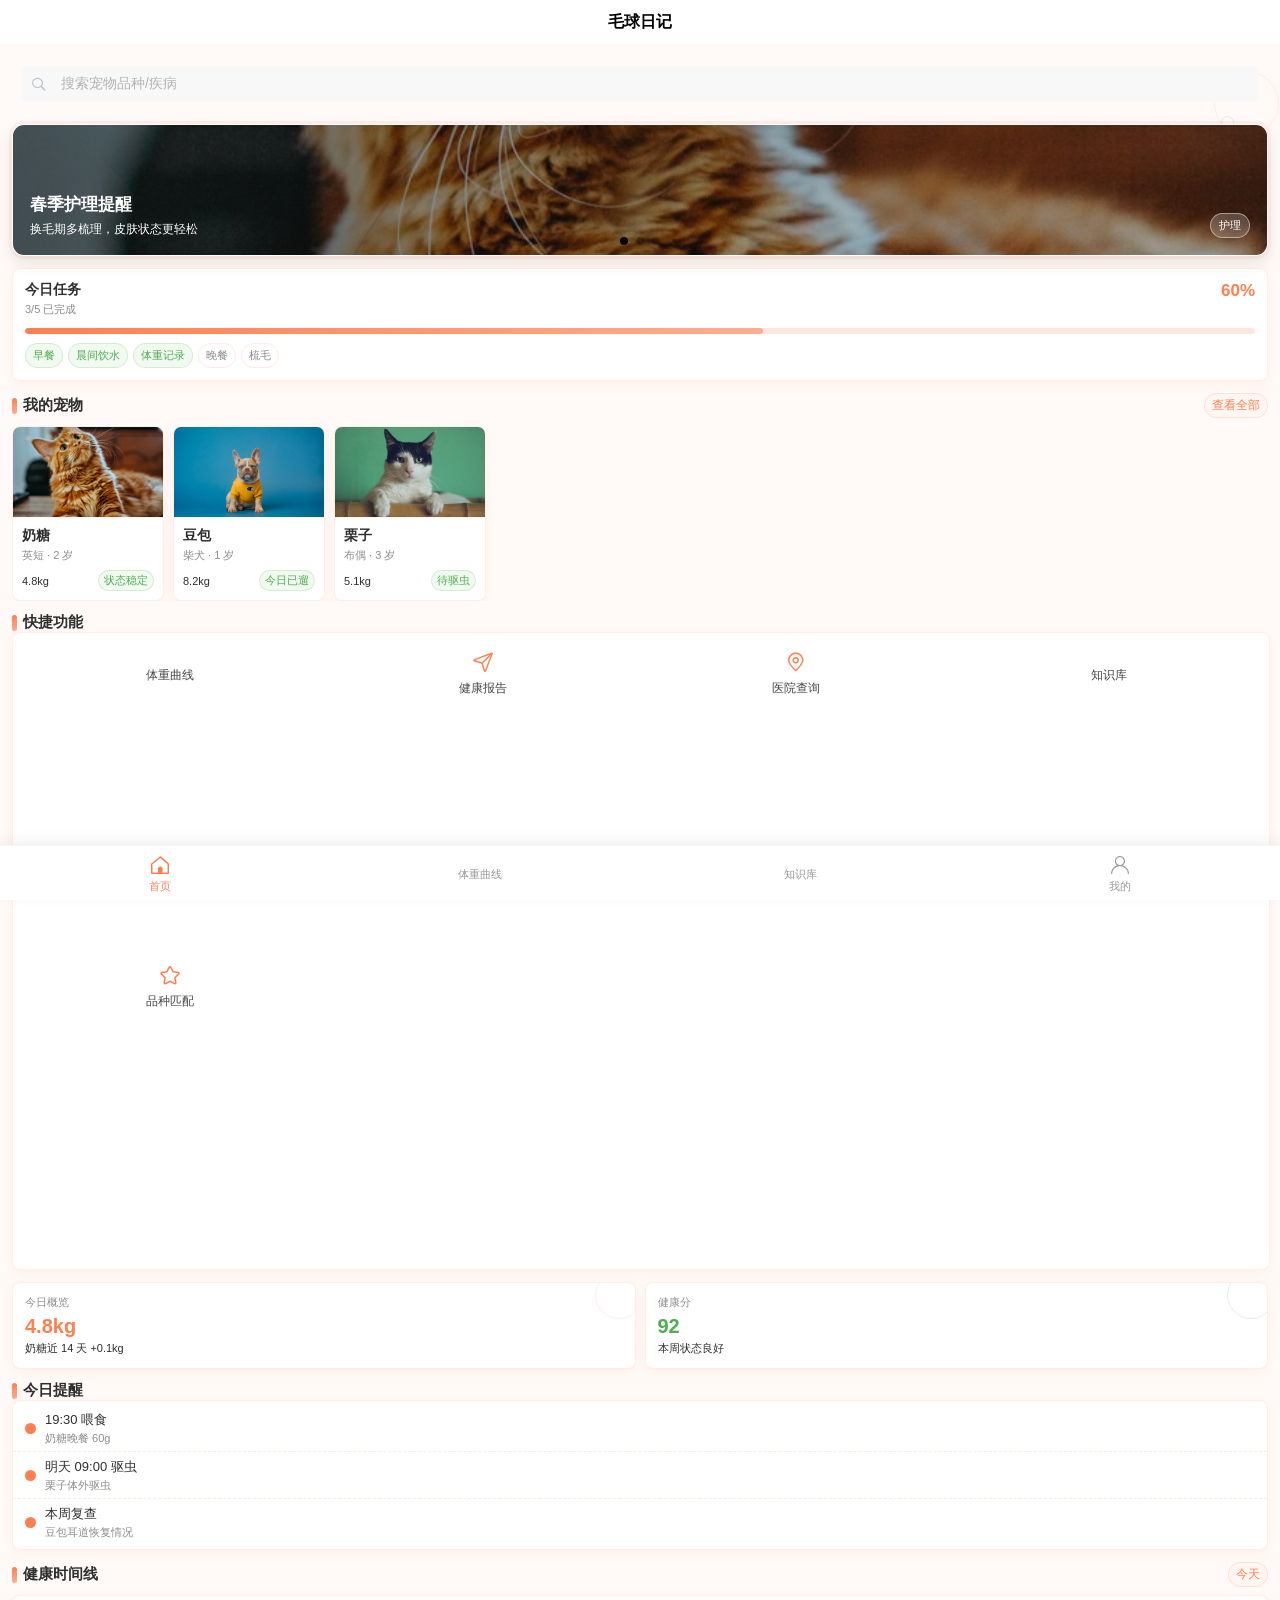
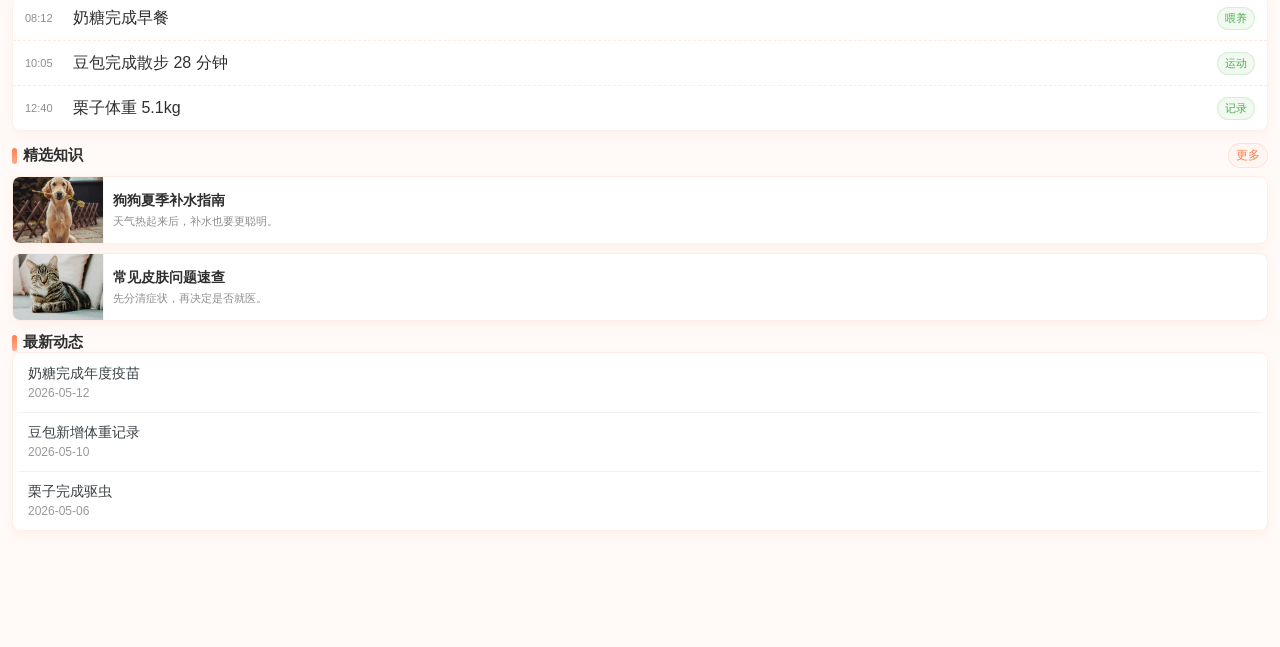
<file: docs/index.html>
<!doctype html><html><head>
  <link rel="stylesheet" href="./assets/uni.827c7322.css">
<meta charset="utf-8"><meta name="viewport" content="width=device-width,initial-scale=1"><title>毛球日记</title>  <script type="module" crossorigin src="./assets/index-C_pdgVeL.js"></script>
  <link rel="stylesheet" crossorigin href="./assets/index-Derd5bjM.css">
</head><body><div id="app"></div></body></html>
</file>
<file: docs/assets/uni.827c7322.css>
uni-button{position:relative;display:block;margin-left:auto;margin-right:auto;padding-left:14px;padding-right:14px;box-sizing:border-box;font-size:18px;text-align:center;text-decoration:none;line-height:2.55555556;border-radius:5px;-webkit-tap-highlight-color:transparent;overflow:hidden;color:#000;background-color:#f8f8f8;cursor:pointer}uni-button[hidden]{display:none!important}uni-button:after{content:" ";width:200%;height:200%;position:absolute;top:0;left:0;border:1px solid rgba(0,0,0,.2);transform:scale(.5);transform-origin:0 0;box-sizing:border-box;border-radius:10px}uni-button[native]{padding-left:0;padding-right:0}uni-button[native] .uni-button-cover-view-wrapper{border:inherit;border-color:inherit;border-radius:inherit;background-color:inherit}uni-button[native] .uni-button-cover-view-inner{padding-left:14px;padding-right:14px}uni-button uni-cover-view{line-height:inherit;white-space:inherit}uni-button[type=default]{color:#000;background-color:#f8f8f8}uni-button[type=primary]{color:#fff;background-color:#007aff}uni-button[type=warn]{color:#fff;background-color:#e64340}uni-button[disabled]{color:rgba(255,255,255,.6);cursor:not-allowed}uni-button[disabled][type=default],uni-button[disabled]:not([type]){color:rgba(0,0,0,.3);background-color:#f7f7f7}uni-button[disabled][type=primary]{background-color:rgba(0,122,255,.6)}uni-button[disabled][type=warn]{background-color:#ec8b89}uni-button[type=primary][plain]{color:#007aff;border:1px solid #007aff;background-color:transparent}uni-button[type=primary][plain][disabled]{color:rgba(0,0,0,.2);border-color:rgba(0,0,0,.2)}uni-button[type=primary][plain]:after{border-width:0}uni-button[type=default][plain]{color:#353535;border:1px solid #353535;background-color:transparent}uni-button[type=default][plain][disabled]{color:rgba(0,0,0,.2);border-color:rgba(0,0,0,.2)}uni-button[type=default][plain]:after{border-width:0}uni-button[plain]{color:#353535;border:1px solid #353535;background-color:transparent}uni-button[plain][disabled]{color:rgba(0,0,0,.2);border-color:rgba(0,0,0,.2)}uni-button[plain]:after{border-width:0}uni-button[plain][native] .uni-button-cover-view-inner{padding:0}uni-button[type=warn][plain]{color:#e64340;border:1px solid #e64340;background-color:transparent}uni-button[type=warn][plain][disabled]{color:rgba(0,0,0,.2);border-color:rgba(0,0,0,.2)}uni-button[type=warn][plain]:after{border-width:0}uni-button[size=mini]{display:inline-block;line-height:2.3;font-size:13px;padding:0 1.34em}uni-button[size=mini][native]{padding:0}uni-button[size=mini][native] .uni-button-cover-view-inner{padding:0 1.34em}uni-button[loading]:not([disabled]){cursor:progress}uni-button[loading]:before{content:" ";display:inline-block;width:18px;height:18px;vertical-align:middle;animation:uni-loading 1s steps(12,end) infinite;background-size:100%}uni-button[loading][type=primary]{color:rgba(255,255,255,.6);background-color:#0062cc}uni-button[loading][type=primary][plain]{color:#007aff;background-color:transparent}uni-button[loading][type=default]{color:rgba(0,0,0,.6);background-color:#dedede}uni-button[loading][type=default][plain]{color:#353535;background-color:transparent}uni-button[loading][type=warn]{color:rgba(255,255,255,.6);background-color:#ce3c39}uni-button[loading][type=warn][plain]{color:#e64340;background-color:transparent}uni-button[loading][native]:before{content:none}.button-hover{color:rgba(0,0,0,.6);background-color:#dedede}.button-hover[plain]{color:rgba(53,53,53,.6);border-color:rgba(53,53,53,.6);background-color:transparent}.button-hover[type=primary]{color:rgba(255,255,255,.6);background-color:#0062cc}.button-hover[type=primary][plain]{color:rgba(0,122,255,.6);border-color:rgba(0,122,255,.6);background-color:transparent}.button-hover[type=default]{color:rgba(0,0,0,.6);background-color:#dedede}.button-hover[type=default][plain]{color:rgba(53,53,53,.6);border-color:rgba(53,53,53,.6);background-color:transparent}.button-hover[type=warn]{color:rgba(255,255,255,.6);background-color:#ce3c39}.button-hover[type=warn][plain]{color:rgba(230,67,64,.6);border-color:rgba(230,67,64,.6);background-color:transparent}uni-image{width:320px;height:240px;display:inline-block;overflow:hidden;position:relative}uni-image[hidden]{display:none}uni-image>div{width:100%;height:100%;background-repeat:no-repeat}uni-image>img{-webkit-touch-callout:none;-webkit-user-select:none;user-select:none;display:block;position:absolute;top:0;left:0;width:100%;height:100%;opacity:0}uni-image>.uni-image-will-change{will-change:transform}uni-input{display:block;font-size:16px;line-height:1.4em;height:1.4em;min-height:1.4em;overflow:hidden}uni-input[hidden]{display:none}.uni-input-wrapper,.uni-input-placeholder,.uni-input-form,.uni-input-input{outline:none;border:none;padding:0;margin:0;text-decoration:inherit}.uni-input-wrapper,.uni-input-form{display:flex;position:relative;width:100%;height:100%;flex-direction:column;justify-content:center}.uni-input-placeholder,.uni-input-input{width:100%}.uni-input-placeholder{position:absolute;top:auto!important;left:0;color:gray;overflow:hidden;text-overflow:clip;white-space:pre;word-break:keep-all;pointer-events:none;line-height:inherit}.uni-input-input{position:relative;display:block;height:100%;background:none;color:inherit;opacity:1;font:inherit;line-height:inherit;letter-spacing:inherit;text-align:inherit;text-indent:inherit;text-transform:inherit;text-shadow:inherit}.uni-input-input[type=search]::-webkit-search-cancel-button,.uni-input-input[type=search]::-webkit-search-decoration{display:none}.uni-input-input::-webkit-outer-spin-button,.uni-input-input::-webkit-inner-spin-button{-webkit-appearance:none;appearance:none;margin:0}.uni-input-input[type=number]{-moz-appearance:textfield}.uni-input-input:disabled{-webkit-text-fill-color:currentcolor}uni-picker-view-column{flex:1;position:relative;height:100%;overflow:hidden}uni-picker-view-column[hidden]{display:none}.uni-picker-view-group{height:100%;overflow:hidden}.uni-picker-view-mask{transform:translateZ(0)}.uni-picker-view-indicator,.uni-picker-view-mask{position:absolute;left:0;width:100%;z-index:3;pointer-events:none}.uni-picker-view-mask{top:0;height:100%;margin:0 auto;background-image:linear-gradient(180deg,rgba(255,255,255,.95),rgba(255,255,255,.6)),linear-gradient(0deg,rgba(255,255,255,.95),rgba(255,255,255,.6));background-position:top,bottom;background-size:100% 102px;background-repeat:no-repeat;transform:translateZ(0)}.uni-picker-view-indicator{height:34px;top:50%;transform:translateY(-50%)}.uni-picker-view-content{position:absolute;top:0;left:0;width:100%;will-change:transform;padding:102px 0;cursor:pointer}.uni-picker-view-content>*{height:var(--picker-view-column-indicator-height);overflow:hidden}.uni-picker-view-indicator:before{top:0;border-top:1px solid #e5e5e5;transform-origin:0 0;transform:scaleY(.5)}.uni-picker-view-indicator:after{bottom:0;border-bottom:1px solid #e5e5e5;transform-origin:0 100%;transform:scaleY(.5)}.uni-picker-view-indicator:after,.uni-picker-view-indicator:before{content:" ";position:absolute;left:0;right:0;height:1px;color:#e5e5e5}uni-picker-view{display:block}.uni-picker-view-wrapper{display:flex;position:relative;overflow:hidden;height:100%}uni-picker-view[hidden]{display:none}.uni-scroll-view-refresher{position:relative;overflow:hidden;flex-shrink:0}.uni-scroll-view-refresher-container{position:absolute;width:100%;bottom:0;display:flex;flex-direction:column-reverse}.uni-scroll-view-refresh{position:absolute;top:0;left:0;right:0;bottom:0;display:flex;flex-direction:row;justify-content:center;align-items:center}.uni-scroll-view-refresh-inner{display:flex;align-items:center;justify-content:center;line-height:0;width:40px;height:40px;border-radius:50%;background-color:#fff;box-shadow:0 1px 6px rgba(0,0,0,.118),0 1px 4px rgba(0,0,0,.118)}.uni-scroll-view-refresh__spinner{transform-origin:center center;animation:uni-scroll-view-refresh-rotate 2s linear infinite}.uni-scroll-view-refresh__spinner>circle{stroke:currentColor;stroke-linecap:round;animation:uni-scroll-view-refresh-dash 2s linear infinite}@keyframes uni-scroll-view-refresh-rotate{0%{transform:rotate(0)}to{transform:rotate(360deg)}}@keyframes uni-scroll-view-refresh-dash{0%{stroke-dasharray:1,200;stroke-dashoffset:0}50%{stroke-dasharray:89,200;stroke-dashoffset:-35px}to{stroke-dasharray:89,200;stroke-dashoffset:-124px}}@keyframes once-show{0%{top:0}}uni-resize-sensor,uni-resize-sensor>div{position:absolute;left:0;top:0;right:0;bottom:0;overflow:hidden}uni-resize-sensor{display:block;z-index:-1;visibility:hidden;animation:once-show 1ms}uni-resize-sensor>div>div{position:absolute;left:0;top:0}uni-resize-sensor>div:first-child>div{width:100000px;height:100000px}uni-resize-sensor>div:last-child>div{width:200%;height:200%}uni-scroll-view{display:block;width:100%}uni-scroll-view[hidden]{display:none}.uni-scroll-view{position:relative;-webkit-overflow-scrolling:touch;width:100%;height:100%;max-height:inherit}.uni-scroll-view-scrollbar-hidden::-webkit-scrollbar{display:none}.uni-scroll-view-scrollbar-hidden{-moz-scrollbars:none;scrollbar-width:none}.uni-scroll-view-content{width:100%;height:100%}uni-swiper-item{display:block;overflow:hidden;will-change:transform;position:absolute;width:100%;height:100%;cursor:grab}uni-swiper-item[hidden]{display:none}uni-swiper{display:block;height:150px}uni-swiper[hidden]{display:none}.uni-swiper-wrapper{overflow:hidden;position:relative;width:100%;height:100%;transform:translateZ(0)}.uni-swiper-slides{position:absolute;left:0;top:0;right:0;bottom:0}.uni-swiper-slide-frame{position:absolute;left:0;top:0;width:100%;height:100%;will-change:transform}.uni-swiper-dots{position:absolute;font-size:0}.uni-swiper-dots-horizontal{left:50%;bottom:10px;text-align:center;white-space:nowrap;transform:translate(-50%)}.uni-swiper-dots-horizontal .uni-swiper-dot{margin-right:8px}.uni-swiper-dots-horizontal .uni-swiper-dot:last-child{margin-right:0}.uni-swiper-dots-vertical{right:10px;top:50%;text-align:right;transform:translateY(-50%)}.uni-swiper-dots-vertical .uni-swiper-dot{display:block;margin-bottom:9px}.uni-swiper-dots-vertical .uni-swiper-dot:last-child{margin-bottom:0}.uni-swiper-dot{display:inline-block;width:8px;height:8px;cursor:pointer;transition-property:background-color;transition-timing-function:ease;background:rgba(0,0,0,.3);border-radius:50%}.uni-swiper-dot-active{background-color:#000}.uni-swiper-navigation{width:26px;height:26px;cursor:pointer;position:absolute;top:50%;margin-top:-13px;display:flex;align-items:center;transition:all .2s;border-radius:50%;opacity:1}.uni-swiper-navigation-disabled{opacity:.35;cursor:not-allowed}.uni-swiper-navigation-hide{opacity:0;cursor:auto;pointer-events:none}.uni-swiper-navigation-prev{left:10px}.uni-swiper-navigation-prev svg{margin-left:-1px;left:10px}.uni-swiper-navigation-prev.uni-swiper-navigation-vertical{top:18px;left:50%;margin-left:-13px}.uni-swiper-navigation-prev.uni-swiper-navigation-vertical svg{transform:rotate(90deg);margin-left:auto;margin-top:-2px}.uni-swiper-navigation-next{right:10px}.uni-swiper-navigation-next svg{transform:rotate(180deg)}.uni-swiper-navigation-next.uni-swiper-navigation-vertical{top:auto;bottom:5px;left:50%;margin-left:-13px}.uni-swiper-navigation-next.uni-swiper-navigation-vertical svg{margin-top:2px;transform:rotate(270deg)}uni-switch{-webkit-tap-highlight-color:transparent;display:inline-block;cursor:pointer}uni-switch[hidden]{display:none}uni-switch[disabled]{cursor:not-allowed}uni-switch[disabled] .uni-switch-input{opacity:.7}.uni-switch-wrapper{display:inline-flex;align-items:center;vertical-align:middle}.uni-switch-input{-webkit-appearance:none;appearance:none;position:relative;width:52px;height:32px;margin-right:5px;border:1px solid #dfdfdf;outline:0;border-radius:16px;box-sizing:border-box;background-color:#dfdfdf;transition:background-color .1s,border .1s}.uni-switch-input:before{content:" ";position:absolute;top:0;left:0;width:50px;height:30px;border-radius:15px;background-color:#fdfdfd;transition:transform .3s}.uni-switch-input:after{content:" ";position:absolute;top:0;left:0;width:30px;height:30px;border-radius:15px;background-color:#fff;box-shadow:0 1px 3px rgba(0,0,0,.4);transition:-webkit-transform .3s;transition:transform .3s;transition:transform .3s,-webkit-transform .3s}.uni-switch-input.uni-switch-input-checked{border-color:#007aff;background-color:#007aff}.uni-switch-input.uni-switch-input-checked:before{transform:scale(0)}.uni-switch-input.uni-switch-input-checked:after{transform:translate(20px)}uni-switch .uni-checkbox-input{margin-right:5px;-webkit-appearance:none;appearance:none;outline:0;border:1px solid #d1d1d1;background-color:#fff;border-radius:3px;width:22px;height:22px;position:relative;color:#007aff}uni-switch:not([disabled]) .uni-checkbox-input:hover{border-color:#007aff}uni-switch .uni-checkbox-input svg{fill:#007aff;font-size:22px;position:absolute;top:50%;left:50%;transform:translate(-50%,-48%) scale(.73)}.uni-checkbox-input.uni-checkbox-input-disabled{background-color:#e1e1e1}.uni-checkbox-input.uni-checkbox-input-disabled:before{color:#adadad}uni-text[selectable]{cursor:auto;-webkit-user-select:text;user-select:text}uni-text{white-space:pre-line}uni-textarea{width:300px;height:150px;display:block;position:relative;font-size:16px;line-height:normal;white-space:pre-wrap;word-break:break-all}uni-textarea[hidden]{display:none}uni-textarea[auto-height=true]{height:fit-content!important}.uni-textarea-wrapper,.uni-textarea-placeholder,.uni-textarea-line,.uni-textarea-compute,.uni-textarea-textarea{outline:none;border:none;padding:0;margin:0;text-decoration:inherit}.uni-textarea-wrapper{display:block;position:relative;width:100%;height:100%;min-height:inherit;overflow-y:hidden}.uni-textarea-placeholder,.uni-textarea-line,.uni-textarea-compute,.uni-textarea-textarea{position:absolute;width:100%;height:100%;left:0;top:0;white-space:inherit;word-break:inherit}.uni-textarea-placeholder{color:gray;overflow:hidden}.uni-textarea-line,.uni-textarea-compute{visibility:hidden;height:auto}.uni-textarea-line{width:1em}.uni-textarea-textarea{resize:none;background:none;color:inherit;opacity:1;font:inherit;line-height:inherit;letter-spacing:inherit;text-align:inherit;text-indent:inherit;text-transform:inherit;text-shadow:inherit}.uni-textarea-textarea-fix-margin{width:auto;right:0;margin:0 -3px}.uni-textarea-textarea:disabled{-webkit-text-fill-color:currentcolor}uni-view{display:block}uni-view[hidden]{display:none}uni-toast{position:fixed;top:0;right:0;bottom:0;left:0;z-index:999;display:block;box-sizing:border-box;pointer-events:none;font-size:16px}.uni-sample-toast{position:fixed;z-index:999;top:50%;left:50%;transform:translate(-50%,-50%);text-align:center;max-width:80%}.uni-simple-toast__text{display:inline-block;vertical-align:middle;color:#fff;background-color:rgba(17,17,17,.7);padding:10px 20px;border-radius:5px;font-size:13px;text-align:center;max-width:100%;word-break:break-word;white-space:normal}uni-toast .uni-mask{pointer-events:auto}.uni-toast{position:fixed;z-index:999;width:8em;top:50%;left:50%;transform:translate(-50%,-50%);background:rgba(17,17,17,.7);text-align:center;border-radius:5px;color:#fff}.uni-toast *{box-sizing:border-box}.uni-toast__icon{margin:20px 0 0;width:38px!important;height:38px!important;vertical-align:baseline!important}.uni-icon_toast{margin:15px 0 0}.uni-icon_toast.uni-icon-success-no-circle:before{color:#fff;font-size:55px}.uni-icon_toast.uni-loading{margin:20px 0 0;width:38px;height:38px;vertical-align:baseline}.uni-toast__content{margin:0 0 15px}uni-map{position:relative;width:300px;height:150px;display:block}uni-map[hidden]{display:none}.amap-marker-label{padding:0;border:none;background-color:transparent}.amap-marker>.amap-icon>img{left:0!important;top:0!important}.uni-map-control{position:absolute;width:0;height:0;top:0;left:0;z-index:999}.uni-map-control-icon{position:absolute;max-width:initial}uni-picker{position:relative;display:block;cursor:pointer}uni-picker[hidden]{display:none}uni-picker[disabled]{cursor:not-allowed}.uni-picker-container{display:none;position:fixed;left:0;right:0;top:0;bottom:0;box-sizing:border-box;z-index:999;font-size:16px}.uni-picker-container .uni-picker-custom *{box-sizing:border-box}.uni-picker-container .uni-picker-custom{position:fixed;left:0;bottom:0;transform:translateY(100%);backface-visibility:hidden;z-index:999;width:100%;background-color:#fff;visibility:hidden;transition:transform .3s,visibility .3s}.uni-picker-container .uni-picker-custom.uni-picker-toggle{visibility:visible;transform:translate(0)}.uni-picker-container .uni-picker-content{position:relative;display:block;width:100%;height:238px;background-color:#fff}.uni-picker-container .uni-picker-item{padding:0;height:34px;line-height:34px;text-align:center;color:#000;text-overflow:ellipsis;white-space:nowrap;overflow:hidden;cursor:pointer}.uni-picker-container .uni-picker-header{display:block;position:relative;text-align:center;width:100%;height:45px}.uni-picker-container .uni-picker-header:after{content:"";position:absolute;left:0;bottom:0;right:0;height:1px;clear:both;border-bottom:1px solid #e5e5e5;color:#e5e5e5;transform-origin:0 100%;transform:scaleY(.5)}.uni-picker-container .uni-picker-action{display:block;max-width:50%;top:0;height:100%;box-sizing:border-box;padding:0 14px;font-size:17px;line-height:45px;overflow:hidden;cursor:pointer}.uni-picker-container .uni-picker-action.uni-picker-action-cancel{float:left;color:#888}.uni-picker-container .uni-picker-action.uni-picker-action-confirm{float:right;color:#007aff}.uni-picker-container .uni-picker-select{display:none}.uni-picker-system{position:absolute;display:none;display:block;top:0;left:0;width:100%;height:100%;overflow:hidden}.uni-picker-system>.uni-picker-system_input{position:absolute;border:none;height:100%;opacity:0;cursor:pointer}.uni-picker-system>.uni-picker-system_input.firefox{top:0;left:0;width:100%}.uni-picker-system>.uni-picker-system_input.chrome{top:0;left:0;width:2em;font-size:32px;height:32px}@media screen and (min-width: 500px) and (min-height: 500px){.uni-mask.uni-picker-mask{background:none}.uni-picker-container .uni-picker-custom{width:300px!important;left:50%;right:auto;top:50%;bottom:auto;transform:translate(-50%,-50%);opacity:0;border-radius:5px;transition:opacity .3s,visibility .3s;box-shadow:0 0 20px 5px rgba(0,0,0,.3)}.uni-picker-container .uni-picker-header{border-radius:5px 5px 0 0}.uni-picker-container .uni-picker-content{transform:translate(0 0);overflow:hidden;border-radius:0 0 5px 5px}.uni-picker-container .uni-picker-custom.uni-picker-toggle{opacity:1;transform:translate(-50%,-50%)}.uni-selector-select .uni-picker-header,.uni-selector-select .uni-picker-content{display:none}.uni-selector-select .uni-picker-select{display:block;max-height:300px;overflow:auto;background-color:#fff;border-radius:5px;padding:6px 0}.uni-selector-select .uni-picker-item{padding:0 10px;color:#555}.uni-selector-select .uni-picker-item:hover{background-color:#f6f6f6}.uni-selector-select .uni-picker-item.selected{color:#007aff}}
</file>
<file: docs/assets/index-Derd5bjM.css>
*{margin:0;-webkit-tap-highlight-color:transparent}html,body{-webkit-user-select:none;user-select:none;width:100%;height:100%}body{overflow-x:hidden;font-size:16px}uni-app,uni-page,uni-page-wrapper,uni-page-body{display:block;box-sizing:border-box;width:100%}uni-page-wrapper{position:relative}#app,uni-app,uni-page,uni-page-wrapper{height:100%}.uni-mask{position:fixed;z-index:999;top:0;right:0;left:0;bottom:0;background:rgba(0,0,0,.5)}.uni-fade-enter-active,.uni-fade-leave-active{transition-duration:.25s;transition-property:opacity;transition-timing-function:ease}.uni-fade-enter-from,.uni-fade-leave-active{opacity:0}.uni-loading,uni-button[loading]:before{background-color:transparent;background-image:url(data:image/svg+xml;base64,\ [base64]);background-repeat:no-repeat}.uni-loading{width:20px;height:20px;display:inline-block;vertical-align:middle;animation:uni-loading 1s steps(12,end) infinite;background-size:100%}@keyframes uni-loading{0%{transform:rotate3d(0,0,1,0)}to{transform:rotate3d(0,0,1,360deg)}}html{--primary-color: #007aff;--UI-BG: #fff;--UI-BG-1: #f7f7f7;--UI-BG-2: #fff;--UI-BG-3: #f7f7f7;--UI-BG-4: #4c4c4c;--UI-BG-5: #fff;--UI-FG: #000;--UI-FG-0: rgba(0, 0, 0, .9);--UI-FG-HALF: rgba(0, 0, 0, .9);--UI-FG-1: rgba(0, 0, 0, .5);--UI-FG-2: rgba(0, 0, 0, .3);--UI-FG-3: rgba(0, 0, 0, .1)}uni-page[data-type] uni-page-body{background-color:transparent}body:after{position:fixed;content:"";left:-1000px;top:-1000px;animation:shadow-preload .1s;animation-delay:3s}@keyframes shadow-preload{0%{background-image:url(https://cdn.dcloud.net.cn/img/shadow-grey.png)}to{background-image:url(https://cdn.dcloud.net.cn/img/shadow-grey.png)}}.uni-async-error{position:absolute;left:0;right:0;top:0;bottom:0;color:#999;padding:100px 10px;text-align:center}.uni-async-loading{box-sizing:border-box;width:100%;padding:50px;text-align:center}.uni-async-loading .uni-loading{width:30px;height:30px}uni-page-head{display:block;box-sizing:border-box}.uni-page-head{position:fixed;left:var(--window-left);right:var(--window-right);height:44px;height:calc(44px + constant(safe-area-inset-top));height:calc(44px + env(safe-area-inset-top));padding:7px 3px;padding-top:calc(7px + constant(safe-area-inset-top));padding-top:calc(7px + env(safe-area-inset-top));display:flex;overflow:hidden;justify-content:space-between;box-sizing:border-box;z-index:998;color:#fff;background-color:#000;transition-property:all}.uni-page-head *{box-sizing:border-box}.uni-page-head .uni-btn-icon{overflow:hidden;min-width:1em;font-style:normal}.uni-page-head-titlePenetrate,.uni-page-head-titlePenetrate .uni-page-head-bd,.uni-page-head-titlePenetrate .uni-page-head-bd *{pointer-events:none}.uni-page-head-titlePenetrate *{pointer-events:auto}.uni-page-head.uni-page-head-transparent .uni-page-head-ft>div{justify-content:center}.uni-page-head~.uni-placeholder{width:100%;height:44px;height:calc(44px + constant(safe-area-inset-top));height:calc(44px + env(safe-area-inset-top))}.uni-placeholder-titlePenetrate{pointer-events:none}.uni-page-head-hd{display:flex;align-items:center;font-size:16px}.uni-page-head-bd{position:absolute;left:70px;right:70px;min-width:0;-webkit-user-select:auto;user-select:auto}.uni-page-head-btn{position:relative;width:auto;margin:0 2px;word-break:keep-all;white-space:pre;cursor:pointer;font-size:0px}.uni-page-head-transparent .uni-page-head-btn{display:flex;align-items:center;width:32px;height:32px;border-radius:50%;background-color:rgba(0,0,0,.5)}.uni-page-head-btn-red-dot:after{content:attr(badge-text);position:absolute;right:0;top:0;background-color:red;color:#fff;width:18px;height:18px;line-height:18px;border-radius:18px;overflow:hidden;transform:scale(.5) translate(40%,-40%);transform-origin:100% 0}.uni-page-head-btn-red-dot[badge-text]:after{font-size:12px;width:auto;min-width:18px;max-width:42px;text-align:center;padding:0 3px;transform:scale(.7) translate(40%,-40%)}.uni-page-head-btn-select svg{vertical-align:middle;margin-left:2px;transform:rotate(270deg) scale(.8)}.uni-page-head-search{position:relative;display:flex;flex:1;margin:0 2px;line-height:30px;font-size:15px}.uni-page-head-search-input{width:100%;height:100%;padding-left:34px;text-align:left}.uni-page-head-search-input .uni-input-input:disabled{pointer-events:none}.uni-page-head-search-placeholder{position:absolute;max-width:100%;height:100%;padding-left:34px;overflow:hidden;word-break:keep-all;white-space:pre}.uni-page-head-search-placeholder-right{right:0}.uni-page-head-search-placeholder-center{left:50%;transform:translate(-50%)}.uni-page-head-search-icon{position:absolute;top:0;left:2px;width:30px;height:30px;display:flex;justify-content:center;align-items:center}.uni-page-head-ft{display:flex;align-items:center;flex-direction:row-reverse;font-size:13px}.uni-page-head__title{font-weight:700;font-size:16px;line-height:30px;text-align:center;overflow:hidden;white-space:nowrap;text-overflow:ellipsis}.uni-page-head__title .uni-loading{width:16px;height:16px;margin-top:-3px}.uni-page-head__title .uni-page-head__title_image{width:auto;height:26px;vertical-align:middle}.uni-page-head-shadow{overflow:visible}.uni-page-head-shadow:after{content:"";position:absolute;left:0;right:0;top:100%;height:5px;background-size:100% 100%}uni-page-head[uni-page-head-type=default]~uni-page-wrapper{height:calc(100% - 44px);height:calc(100% - 44px - constant(safe-area-inset-top));height:calc(100% - 44px - env(safe-area-inset-top))}.uni-page-head-shadow-grey:after{background-image:url(https://cdn.dcloud.net.cn/img/shadow-grey.png)}.uni-page-head-shadow-blue:after{background-image:url(https://cdn.dcloud.net.cn/img/shadow-blue.png)}.uni-page-head-shadow-green:after{background-image:url(https://cdn.dcloud.net.cn/img/shadow-green.png)}.uni-page-head-shadow-orange:after{background-image:url(https://cdn.dcloud.net.cn/img/shadow-orange.png)}.uni-page-head-shadow-red:after{background-image:url(https://cdn.dcloud.net.cn/img/shadow-red.png)}.uni-page-head-shadow-yellow:after{background-image:url(https://cdn.dcloud.net.cn/img/shadow-yellow.png)}uni-tabbar{display:block;box-sizing:border-box;width:100%;z-index:998}.uni-tabbar{display:flex;z-index:998;box-sizing:border-box}.uni-tabbar-top,.uni-tabbar-bottom,.uni-tabbar-top .uni-tabbar,.uni-tabbar-bottom .uni-tabbar{position:fixed;left:var(--window-left);right:var(--window-right)}.uni-app--showlayout+.uni-tabbar-top,.uni-app--showlayout+.uni-tabbar-bottom,.uni-app--showlayout+.uni-tabbar-top .uni-tabbar,.uni-app--showlayout+.uni-tabbar-bottom .uni-tabbar{left:var(--window-margin);right:var(--window-margin)}.uni-tabbar-bottom .uni-tabbar{bottom:0;padding-bottom:0;padding-bottom:constant(safe-area-inset-bottom);padding-bottom:env(safe-area-inset-bottom)}.uni-tabbar~.uni-placeholder{width:100%;margin-bottom:0;margin-bottom:constant(safe-area-inset-bottom);margin-bottom:env(safe-area-inset-bottom)}.uni-tabbar *{box-sizing:border-box}.uni-tabbar__item{display:flex;justify-content:center;align-items:center;flex-direction:column;flex:1;font-size:0;text-align:center;-webkit-tap-highlight-color:rgba(0,0,0,0)}.uni-tabbar__bd{position:relative;display:flex;flex-direction:column;align-items:center;justify-content:center;cursor:pointer}.uni-tabbar__icon{position:relative;display:inline-block;margin-top:5px}.uni-tabbar__icon.uni-tabbar__icon__diff{margin-top:0;width:34px;height:34px}.uni-tabbar__icon img{width:100%;height:100%}.uni-tabbar__iconfont{font-family:UniTabbarIconFont}.uni-tabbar__label{position:relative;text-align:center;font-size:10px}.uni-tabbar-border{position:absolute;left:0;top:0;width:100%;height:1px;transform:scaleY(.5)}.uni-tabbar__reddot{position:absolute;top:2px;right:0;width:12px;height:12px;border-radius:50%;background-color:#f43530;color:#fff;transform:translate(40%)}.uni-tabbar__badge{width:auto;height:16px;line-height:16px;border-radius:16px;min-width:16px;padding:0 2px;font-size:12px;text-align:center;white-space:nowrap}.uni-tabbar__mid{display:flex;justify-content:center;position:absolute;bottom:0;background-size:100% 100%}.uni-app--showtabbar uni-page-wrapper{display:block;height:calc(100% - var(--tab-bar-height));height:calc(100% - var(--tab-bar-height) - constant(safe-area-inset-bottom));height:calc(100% - var(--tab-bar-height) - env(safe-area-inset-bottom))}uni-page[data-type] uni-page-wrapper{height:100%}.uni-app--showtabbar uni-page-wrapper:after{content:"";display:block;width:100%;height:var(--tab-bar-height);height:calc(var(--tab-bar-height) + constant(safe-area-inset-bottom));height:calc(var(--tab-bar-height) + env(safe-area-inset-bottom))}.uni-app--showtabbar uni-page-head[uni-page-head-type=default]~uni-page-wrapper{height:calc(100% - 44px - var(--tab-bar-height));height:calc(100% - 44px - constant(safe-area-inset-top) - var(--tab-bar-height) - constant(safe-area-inset-bottom));height:calc(100% - 44px - env(safe-area-inset-top) - var(--tab-bar-height) - env(safe-area-inset-bottom))}uni-tabbar{display:none!important}uni-page-body{background:#fffaf8;color:#2f2f2f;font-family:-apple-system,BlinkMacSystemFont,Helvetica Neue,Helvetica,Arial,sans-serif}body{background:#fffaf8}.page-shell{min-height:100vh;box-sizing:border-box;padding:.75rem .75rem 4.125rem}.section{margin-top:.75rem}.surface{background:#fff;border:.03125rem solid rgba(255,127,80,.12);border-radius:.5rem;box-shadow:0 .25rem .75rem rgba(255,127,80,.08)}.pressable{transition:transform .2s ease,box-shadow .2s ease}.pressable:active{transform:scale(.95);box-shadow:0 .125rem .375rem rgba(255,127,80,.18)}.list-pressable{overflow:hidden;border-radius:.5rem}.section-title{display:block;margin-bottom:.5rem;color:#2f2f2f;font-size:.9375rem;font-weight:600}.section-heading{display:flex;align-items:center;justify-content:space-between;margin-bottom:.5rem}.title-wrap{display:flex;align-items:center;gap:.375rem}.title-mark{width:.3125rem;height:1rem;border-radius:31.21875rem;background:linear-gradient(180deg,coral,#ffad8f)}.title-wrap .section-title{margin-bottom:0}.section-link{padding:.1875rem .4375rem;border:.03125rem solid rgba(255,127,80,.18);border-radius:31.21875rem;background:#fff6f2;color:coral;font-size:.75rem}.pill{display:inline-flex;align-items:center;padding:.1875rem .4375rem;border:.03125rem solid rgba(76,175,80,.16);border-radius:31.21875rem;background:rgba(76,175,80,.08);color:#4caf50;font-size:.6875rem}.subtle-panel{border:.03125rem dashed rgba(255,127,80,.18);border-radius:.5rem;background:#fffaf8}.info-row+.info-row{border-top:.03125rem dashed rgba(255,127,80,.16)}.muted{color:#8d8d8d}.primary-button{background:coral!important;border-color:coral!important;color:#fff!important;border-radius:.5rem;box-shadow:0 .3125rem .75rem rgba(255,127,80,.18)}
</file>
